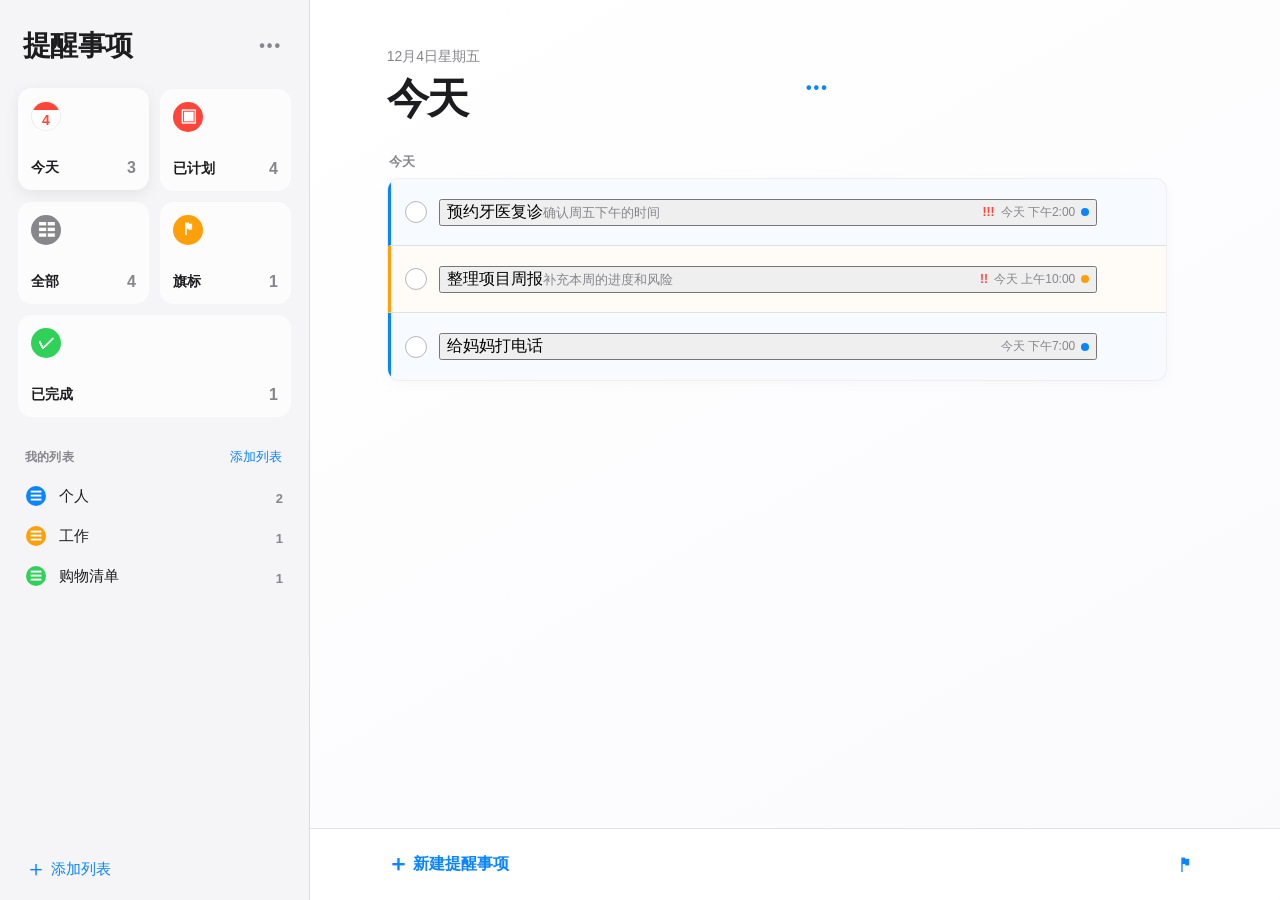
<file: index.html>
<!doctype html>
<html lang="zh-CN">
<head>
  <meta charset="UTF-8">
  <meta name="viewport" content="width=device-width, initial-scale=1.0">
  <meta name="theme-color" content="#f5f5f7">
  <title>提醒事项</title>
  <link rel="stylesheet" href="styles.css?v=8">
</head>
<body>
  <div class="app-shell">
    <aside class="sidebar" id="sidebar">
      <div class="sidebar-top">
        <button class="icon-button mobile-menu-close" id="close-sidebar" aria-label="关闭边栏">×</button>
        <h1>提醒事项</h1>
        <div class="dropdown-container">
          <button class="more-button" id="sidebar-more" aria-label="更多选项">•••</button>
          <div class="dropdown-menu" id="sidebar-dropdown" hidden>
            <button class="dropdown-item" id="btn-search">🔍 搜索</button>
            <button class="dropdown-item" id="btn-notifications">🔔 开启提醒</button>
            <button class="dropdown-item" id="btn-show-completed">✓ 显示已完成</button>
            <button class="dropdown-item" id="btn-about">ℹ 关于</button>
          </div>
        </div>
      </div>

      <nav class="smart-lists" aria-label="智能列表">
        <button class="smart-card today-card active" data-view="today">
          <span class="smart-icon calendar-icon"><strong id="today-date">14</strong></span>
          <span class="smart-card-label">今天</span>
          <span class="count" id="count-today">0</span>
        </button>
        <button class="smart-card scheduled-card" data-view="scheduled">
          <span class="smart-icon">▣</span>
          <span class="smart-card-label">已计划</span>
          <span class="count" id="count-scheduled">0</span>
        </button>
        <button class="smart-card all-card" data-view="all">
          <span class="smart-icon">☷</span>
          <span class="smart-card-label">全部</span>
          <span class="count" id="count-all">0</span>
        </button>
        <button class="smart-card flagged-card" data-view="flagged">
          <span class="smart-icon">⚑</span>
          <span class="smart-card-label">旗标</span>
          <span class="count" id="count-flagged">0</span>
        </button>
        <button class="smart-card completed-card" data-view="completed">
          <span class="smart-icon">✓</span>
          <span class="smart-card-label">已完成</span>
          <span class="count" id="count-completed">0</span>
        </button>
      </nav>

      <div class="search-container" id="search-container" hidden>
        <input type="text" id="search-input" class="search-input" placeholder="搜索提醒事项...">
      </div>

      <section class="my-lists" aria-labelledby="my-lists-heading">
        <div class="section-heading">
          <h2 id="my-lists-heading">我的列表</h2>
          <button id="add-list" class="text-button">添加列表</button>
        </div>
        <div id="list-navigation" class="list-navigation"></div>
      </section>

      <button class="add-list-row" id="add-list-bottom"><span>＋</span> 添加列表</button>
    </aside>

    <main class="content">
      <header class="content-header">
        <button class="icon-button menu-button" id="open-sidebar" aria-label="打开边栏">☰</button>
        <div>
          <p class="eyebrow" id="view-subtitle">2026年7月14日，星期二</p>
          <h2 id="view-title">今天</h2>
        </div>
        <div class="dropdown-container">
          <button class="more-button content-more" id="content-more" aria-label="更多选项">•••</button>
          <div class="dropdown-menu" id="content-dropdown" hidden>
            <button class="dropdown-item" id="btn-sort-name">A-Z 按名称排序</button>
            <button class="dropdown-item" id="btn-sort-date">📅 按日期排序</button>
            <button class="dropdown-item" id="btn-sort-priority">! 按优先级排序</button>
            <button class="dropdown-item" id="btn-toggle-completed">✓ 切换已完成显示</button>
          </div>
        </div>
      </header>

      <section class="task-area" aria-label="待办事项">
        <div id="empty-state" class="empty-state" hidden>
          <div class="empty-illustration">✓</div>
          <h3>没有待办事项</h3>
          <p>享受片刻轻松，或添加一项新提醒。</p>
        </div>
        <div id="task-groups" class="task-groups"></div>
      </section>

      <div class="new-reminder-bar">
        <button id="add-task" class="add-task-button"><span>＋</span> 新建提醒事项</button>
        <button id="quick-flag" class="icon-button flag-outline" aria-label="添加旗标提醒">⚑</button>
      </div>
    </main>
  </div>

  <div class="modal-backdrop" id="task-modal" hidden>
    <form class="modal-card task-modal-card" id="task-form">
      <div class="modal-header">
        <h2 id="task-modal-title">新建提醒事项</h2>
        <button type="button" class="icon-button close-modal" data-close-modal="task-modal" aria-label="关闭">×</button>
      </div>
      <label class="field-label" for="task-title">标题</label>
      <input id="task-title" name="title" class="task-title-input" type="text" placeholder="提醒事项" required maxlength="100">
      <label class="field-label" for="task-notes">备注</label>
      <textarea id="task-notes" name="notes" rows="3" placeholder="添加备注"></textarea>
      <div class="form-grid">
        <label>日期<input id="task-date" name="date" type="date"></label>
        <label>时间<input id="task-time" name="time" type="time"></label>
      </div>
      <div class="form-grid" style="margin-top:0">
        <label>优先级
          <select id="task-priority" name="priority">
            <option value="none">无</option>
            <option value="high">高</option>
            <option value="medium">中</option>
            <option value="low">低</option>
          </select>
        </label>
        <label></label>
      </div>
      <label class="flag-setting"><input id="task-flagged" name="flagged" type="checkbox"> <span>添加旗标</span></label>
      <div class="form-grid" style="margin-top:15px">
        <label>列表
          <select id="task-list" name="list">
          </select>
        </label>
        <label>重复
          <select id="task-repeat" name="repeat">
            <option value="none">不重复</option>
            <option value="daily">每天</option>
            <option value="weekly">每周</option>
            <option value="monthly">每月</option>
            <option value="yearly">每年</option>
            <option value="weekday">工作日</option>
            <option value="lunar">农历</option>
          </select>
        </label>
      </div>
      <div class="modal-actions">
        <button type="button" class="button-secondary" id="task-delete-btn" hidden>删除</button>
        <button type="button" class="button-secondary" data-close-modal="task-modal">取消</button>
        <button type="submit" class="button-primary">完成</button>
      </div>
    </form>
  </div>

  <div class="modal-backdrop" id="list-modal" hidden>
    <form class="modal-card list-modal-card" id="list-form">
      <div class="modal-header">
        <h2>新建列表</h2>
        <button type="button" class="icon-button close-modal" data-close-modal="list-modal" aria-label="关闭">×</button>
      </div>
      <div class="list-icon-preview" id="list-icon-preview">☰</div>
      <label class="field-label" for="list-name">列表名称</label>
      <input id="list-name" name="name" type="text" placeholder="列表" required maxlength="40">
      <label class="field-label" for="list-color">颜色</label>
      <select id="list-color" name="color">
        <option value="#ff453a">红色</option>
        <option value="#ff9f0a">橙色</option>
        <option value="#ffd60a">黄色</option>
        <option value="#30d158">绿色</option>
        <option value="#0a84ff" selected>蓝色</option>
        <option value="#bf5af2">紫色</option>
      </select>
      <div class="modal-actions">
        <button type="button" class="button-secondary" data-close-modal="list-modal">取消</button>
        <button type="submit" class="button-primary">添加</button>
      </div>
    </form>
  </div>

  <div class="modal-backdrop" id="about-modal" hidden>
    <div class="modal-card about-modal-card">
      <div class="modal-header">
        <h2>关于提醒事项</h2>
        <button type="button" class="icon-button close-modal" data-close-modal="about-modal" aria-label="关闭">×</button>
      </div>
      <div class="about-content">
        <div class="about-icon">📝</div>
        <h3>提醒事项 DEMO</h3>
        <p>参考苹果「提醒事项」风格设计的网页版待办应用</p>
        <div class="about-stats">
          <div class="stat-item">
            <div class="stat-value" id="about-total">0</div>
            <div class="stat-label">总待办数</div>
          </div>
          <div class="stat-item">
            <div class="stat-value" id="about-completed">0</div>
            <div class="stat-label">已完成</div>
          </div>
          <div class="stat-item">
            <div class="stat-value" id="about-lists">0</div>
            <div class="stat-label">列表数</div>
          </div>
        </div>
        <p class="about-hint">数据保存在浏览器本地，刷新后不会丢失。</p>
      </div>
      <div class="modal-actions">
        <button type="button" class="button-primary" data-close-modal="about-modal">关闭</button>
      </div>
    </div>
  </div>

  <script src="app.js?v=9"></script>
</body>
</html>
</file>
<file: styles.css>
:root {
  --blue: #0a84ff;
  --bg: #f5f5f7;
  --sidebar: rgba(245, 245, 247, .88);
  --card: #fff;
  --ink: #1d1d1f;
  --muted: #86868b;
  --line: rgba(60, 60, 67, .14);
  --danger: #ff453a;
  font-family: -apple-system, BlinkMacSystemFont, "SF Pro Display", "PingFang SC", "Microsoft YaHei", sans-serif;
  color: var(--ink);
}

* { box-sizing: border-box; }
[hidden] { display: none !important; }
body { margin: 0; min-width: 320px; background: var(--bg); }
button, input, textarea, select { font: inherit; }
button { cursor: pointer; }
button:focus-visible, input:focus-visible, textarea:focus-visible, select:focus-visible { outline: 3px solid rgba(10, 132, 255, .32); outline-offset: 2px; }

.app-shell { min-height: 100vh; display: flex; }
.sidebar { width: 310px; flex: 0 0 310px; padding: 27px 18px 18px; background: var(--sidebar); border-right: 1px solid var(--line); display: flex; flex-direction: column; min-height: 100vh; }
.sidebar-top, .content-header, .section-heading, .task-row, .task-main, .task-meta, .modal-header, .modal-actions { display: flex; align-items: center; }
.sidebar-top { justify-content: space-between; padding: 0 5px 24px; }
h1 { font-size: 28px; letter-spacing: -.7px; margin: 0; }
h2, h3, p { margin-top: 0; }
.more-button, .icon-button, .text-button, .add-list-row, .smart-card, .list-item, .add-task-button { border: 0; background: transparent; color: inherit; }
.more-button { font-weight: 800; letter-spacing: 2px; font-size: 16px; padding: 4px; color: var(--muted); }
.icon-button { width: 36px; height: 36px; border-radius: 50%; display: inline-grid; place-items: center; font-size: 21px; color: var(--blue); }
.icon-button:hover { background: rgba(120, 120, 128, .12); }
.mobile-menu-close, .menu-button { display: none; }

.smart-lists { display: grid; grid-template-columns: repeat(2, 1fr); gap: 11px; }
.smart-card { min-height: 102px; padding: 13px; border-radius: 14px; background: rgba(255,255,255,.75); text-align: left; display: grid; grid-template-columns: 1fr auto; align-content: space-between; transition: transform .18s, box-shadow .18s; }
.smart-card:hover, .smart-card.active { box-shadow: 0 4px 15px rgba(0,0,0,.07); transform: translateY(-1px); }
.completed-card { grid-column: 1 / -1; }
.smart-icon { width: 30px; height: 30px; display: grid; place-items: center; border-radius: 50%; font-size: 17px; font-weight: 700; color: #fff; background: var(--blue); }
.calendar-icon { background: #fff; color: var(--danger); border: 1px solid rgba(0,0,0,.07); font-size: 14px; position: relative; overflow: hidden; }
.calendar-icon::before { content: ""; position: absolute; top: 0; left: 0; right: 0; height: 8px; background: var(--danger); }
.calendar-icon strong { z-index: 1; margin-top: 8px; }
.scheduled-card .smart-icon { background: #ff453a; }.all-card .smart-icon { background: #86868b; }.flagged-card .smart-icon { background: #ff9f0a; }.completed-card .smart-icon { background: #30d158; }
.smart-card-label { grid-column: 1; align-self: end; font-weight: 650; font-size: 14px; }.count { align-self: end; color: var(--muted); font-weight: 600; }
.my-lists { margin-top: 29px; }.section-heading { justify-content: space-between; padding: 0 7px 9px; }.section-heading h2 { color: var(--muted); text-transform: uppercase; font-size: 12px; letter-spacing: .2px; margin: 0; }.text-button { color: var(--blue); font-size: 13px; padding: 2px; }
.list-navigation { display: grid; gap: 2px; }.list-item { width: 100%; padding: 9px 8px; border-radius: 8px; display: grid; grid-template-columns: 26px 1fr auto; gap: 7px; align-items: center; text-align: left; font-size: 15px; }.list-item:hover, .list-item.active { background: rgba(120,120,128,.13); }.list-dot { width: 20px; height: 20px; border-radius: 50%; color: white; display: grid; place-items: center; font-size: 12px; }.list-item .count { font-size: 13px; }
.add-list-row { margin-top: auto; padding: 16px 7px 3px; color: var(--blue); font-size: 15px; text-align: left; }.add-list-row span, .add-task-button span { font-size: 22px; vertical-align: -2px; line-height: 0; }

.content { flex: 1; min-width: 0; background: linear-gradient(150deg, #fff 0%, #fafafd 100%); padding: 48px clamp(25px, 6vw, 92px) 100px; position: relative; }.content-header { gap: 14px; padding-bottom: 26px; }.content-header > div { flex: 1; }.content-header h2 { font-size: clamp(32px, 4vw, 42px); letter-spacing: -1.3px; margin: 0; }.eyebrow { color: var(--muted); font-size: 14px; margin-bottom: 5px; }.content-more { color: var(--blue); }
.task-groups { max-width: 780px; }.task-group + .task-group { margin-top: 25px; }.group-title { color: var(--muted); font-size: 13px; font-weight: 700; margin: 0 0 7px 2px; }.task-list { background: rgba(255,255,255,.78); border: 1px solid rgba(60,60,67,.08); border-radius: 12px; overflow: hidden; box-shadow: 0 3px 14px rgba(0,0,0,.025); }.task-row { width: 100%; min-height: 67px; gap: 12px; padding: 10px 14px; border: 0; border-bottom: 1px solid var(--line); text-align: left; background: transparent; transition: background .15s; cursor: grab; }.task-row.dragging { opacity: 0.5; cursor: grabbing; background: #f0f0f0; }.task-row.drag-over { border-top: 2px solid var(--blue); }.task-row:last-child { border-bottom: 0; }.task-row:hover { background: rgba(10,132,255,.045); }.task-toggle { border: 1.5px solid #b6b6bb; width: 22px; height: 22px; flex: 0 0 22px; border-radius: 50%; background: #fff; color: #fff; display: grid; place-items: center; font-size: 14px; }.task-toggle.done { background: var(--blue); border-color: var(--blue); }.task-main { min-width: 0; flex: 1; justify-content: space-between; gap: 10px; }.task-copy { min-width: 0; }.task-name { font-size: 16px; font-weight: 500; overflow: hidden; text-overflow: ellipsis; white-space: nowrap; }.task-notes { margin-top: 3px; color: var(--muted); font-size: 13px; overflow: hidden; text-overflow: ellipsis; white-space: nowrap; }.task-meta { gap: 6px; flex: 0 0 auto; color: var(--muted); font-size: 12px; }.due-date.overdue { color: var(--danger); }.priority { color: var(--danger); font-weight: 800; }.task-flag { border: 0; background: transparent; color: #c7c7cc; padding: 5px; font-size: 18px; }.task-flag.active { color: #ff9f0a; }.task-delete { border: 0; background: transparent; color: transparent; padding: 5px; font-size: 18px; transition: color .15s; }.task-row:hover .task-delete { color: var(--muted); }.task-delete:hover { color: var(--danger) !important; }.task-row.completed .task-name, .task-row.completed .task-notes { color: #a1a1a6; text-decoration: line-through; }.task-row.completed .task-notes { text-decoration: none; }
.task-row.celebrating { animation: taskCompleteBg 2s ease-out forwards; }
.task-row.celebrating .task-name { color: #639922 !important; transition: color 0.4s; }
@keyframes taskCompleteBg {
  0% { background: #fff; border-color: rgba(60,60,67,.08); }
  20% { background: #EAF3DE; border-color: #97C459; }
  100% { background: #fff; border-color: rgba(60,60,67,.08); }
}
.task-toggle.celebrate-check { animation: checkBounce 0.4s cubic-bezier(0.34,1.56,0.64,1); }
.task-toggle.celebrate-check svg { stroke-dasharray: 24; stroke-dashoffset: 24; animation: drawCheck 0.4s ease-out forwards; }
@keyframes checkBounce { 0% { transform: scale(0.7); } 50% { transform: scale(1.05); } 100% { transform: scale(1); } }
@keyframes drawCheck { to { stroke-dashoffset: 0; } }
.particle { position: fixed; width: 8px; height: 8px; pointer-events: none; z-index: 100; }
.particle.animate { animation: particleFly 1.2s cubic-bezier(0.25,0.46,0.45,0.94) forwards; }
@keyframes particleFly {
  0% { opacity: 1; transform: translate(0,0) rotate(0deg); }
  100% { opacity: 0; transform: translate(var(--tx), var(--ty)) rotate(var(--rot)); }
}
.complete-toast { position: fixed; pointer-events: none; z-index: 101; font-size: 14px; font-weight: 600; color: #639922; opacity: 0; transform: translateY(10px); }
.complete-toast.show { animation: toastFade 0.5s ease-out forwards; }
@keyframes toastFade {
  0% { opacity: 0; transform: translateY(10px); }
  20% { opacity: 1; transform: translateY(0); }
  80% { opacity: 1; transform: translateY(0); }
  100% { opacity: 0; transform: translateY(-10px); }
}
.new-reminder-bar { position: fixed; bottom: 0; left: 310px; right: 0; height: 72px; padding: 13px clamp(25px, 6vw, 92px); background: rgba(255,255,255,.85); backdrop-filter: blur(15px); border-top: 1px solid var(--line); display: flex; justify-content: space-between; align-items: center; }.add-task-button { color: var(--blue); font-size: 16px; font-weight: 600; padding: 8px 0; }.flag-outline { font-size: 21px; }
.empty-state { text-align: center; margin: 90px auto; color: var(--muted); }.empty-illustration { width: 54px; height: 54px; margin: 0 auto 15px; border-radius: 50%; display: grid; place-items: center; color: white; background: #30d158; font-size: 26px; }.empty-state h3 { color: var(--ink); margin-bottom: 5px; }.empty-state p { margin: 0; font-size: 14px; }

.modal-backdrop { position: fixed; inset: 0; z-index: 10; padding: 20px; background: rgba(0,0,0,.27); display: grid; place-items: center; backdrop-filter: blur(3px); }.modal-card { width: min(100%, 520px); border-radius: 16px; background: #fff; padding: 24px; box-shadow: 0 18px 60px rgba(0,0,0,.22); }.modal-header { justify-content: space-between; margin-bottom: 18px; }.modal-header h2 { font-size: 20px; margin: 0; }.close-modal { color: var(--muted); font-size: 28px; }.field-label { display: block; margin: 13px 0 6px; font-size: 13px; color: var(--muted); }input[type="text"], textarea, select, input[type="date"], input[type="time"] { width: 100%; border: 1px solid var(--line); border-radius: 9px; background: #fafafa; padding: 10px 11px; color: var(--ink); box-sizing: border-box; height: 42px; }textarea { resize: vertical; height: auto; }.task-title-input { font-size: 17px; }.form-grid { display: grid; grid-template-columns: 1fr 1fr; gap: 12px; margin-top: 15px; }.form-grid label { color: var(--muted); font-size: 13px; display: block; }.form-grid input, .form-grid select { margin-top: 6px; }.flag-setting { display: flex; align-items: center; gap: 8px; margin-top: 15px; font-size: 14px; }.flag-setting input { accent-color: var(--blue); }.modal-actions { justify-content: flex-end; gap: 10px; margin-top: 23px; }.button-primary, .button-secondary { border: 0; border-radius: 9px; padding: 8px 16px; font-weight: 600; }.button-primary { background: var(--blue); color: #fff; }.button-secondary { background: #e9e9ed; color: var(--ink); }.list-icon-preview { width: 48px; height: 48px; border-radius: 50%; display: grid; place-items: center; margin: 0 auto 4px; color: #fff; background: var(--blue); font-size: 24px; }

@media (max-width: 760px) { .sidebar { position: fixed; z-index: 9; inset: 0 auto 0 0; width: min(310px, 88vw); transform: translateX(-102%); transition: transform .25s ease; box-shadow: 18px 0 42px rgba(0,0,0,.16); }.sidebar.open { transform: translateX(0); }.mobile-menu-close, .menu-button { display: grid; }.sidebar-top { padding-left: 0; }.sidebar-top h1 { margin-right: auto; }.content { padding: 28px 18px 90px; }.content-header { padding-bottom: 19px; }.content-header h2 { font-size: 34px; }.new-reminder-bar { left: 0; height: 68px; padding: 11px 18px; }.task-row { padding: 10px; }.task-meta { align-self: flex-start; margin-top: 2px; }.task-flag { display: none; } }
@media (max-width: 380px) { .smart-card { min-height: 88px; padding: 10px; }.content { padding-left: 14px; padding-right: 14px; }.form-grid { grid-template-columns: 1fr; gap: 9px; } }

/* 下拉菜单 */
.dropdown-container { position: relative; }
.dropdown-menu { position: absolute; top: 100%; right: 0; margin-top: 6px; min-width: 180px; background: #fff; border-radius: 10px; box-shadow: 0 8px 24px rgba(0,0,0,.15); border: 1px solid var(--line); z-index: 20; padding: 6px; overflow: hidden; }
.dropdown-item { width: 100%; padding: 9px 12px; border: 0; background: transparent; text-align: left; font-size: 14px; border-radius: 6px; color: var(--ink); }
.dropdown-item:hover { background: rgba(10,132,255,.08); color: var(--blue); }

/* 搜索框 */
.search-container { margin-bottom: 12px; }
.search-input { width: 100%; padding: 8px 12px; border: 1px solid var(--line); border-radius: 8px; background: rgba(255,255,255,.8); font-size: 14px; }
.search-input:focus { outline: 2px solid var(--blue); border-color: var(--blue); }

/* 关于弹窗 */
.about-content { text-align: center; padding: 10px 0 20px; }
.about-icon { font-size: 48px; margin-bottom: 12px; }
.about-content h3 { font-size: 20px; margin-bottom: 6px; }
.about-content > p { color: var(--muted); font-size: 14px; margin-bottom: 20px; }
.about-stats { display: flex; justify-content: center; gap: 32px; margin: 20px 0; }
.stat-item { text-align: center; }
.stat-value { font-size: 28px; font-weight: 700; color: var(--blue); }
.stat-label { font-size: 12px; color: var(--muted); margin-top: 4px; }
.about-hint { font-size: 13px; color: var(--muted); font-style: italic; }
</file>
